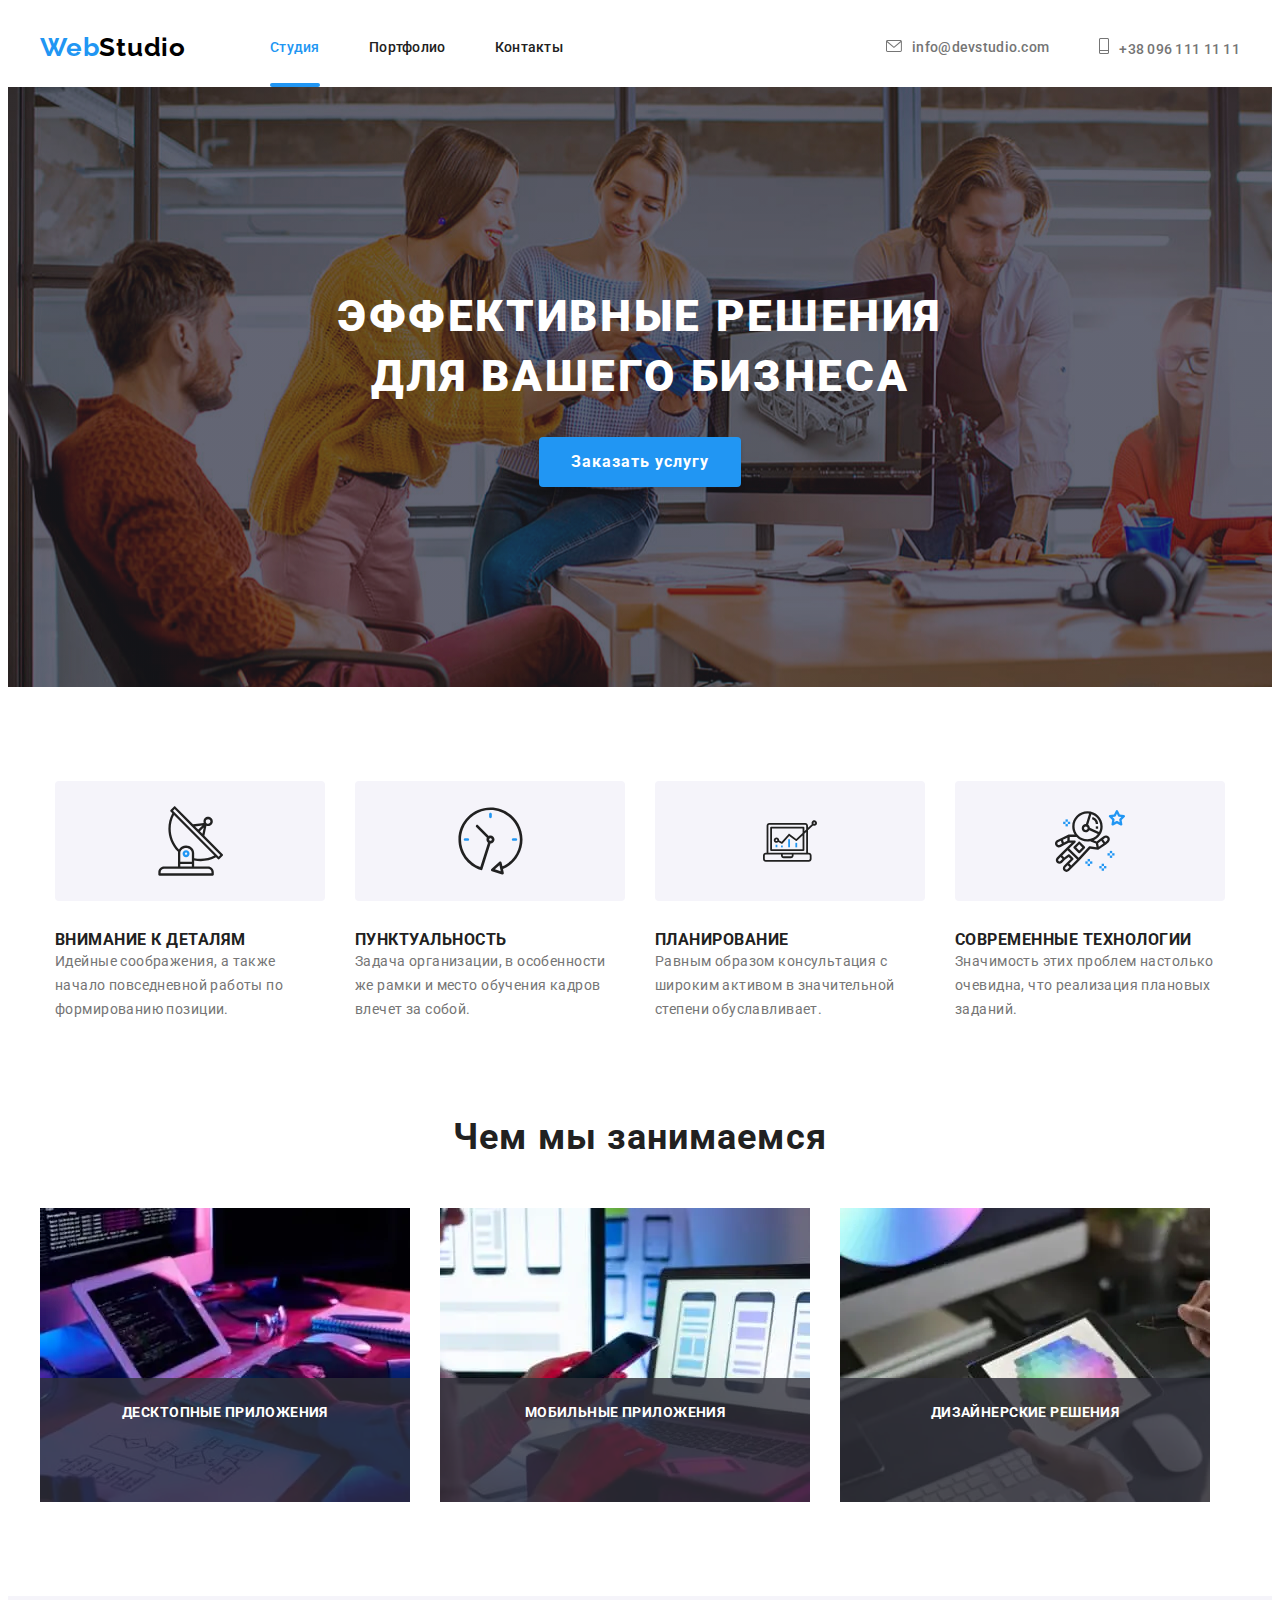
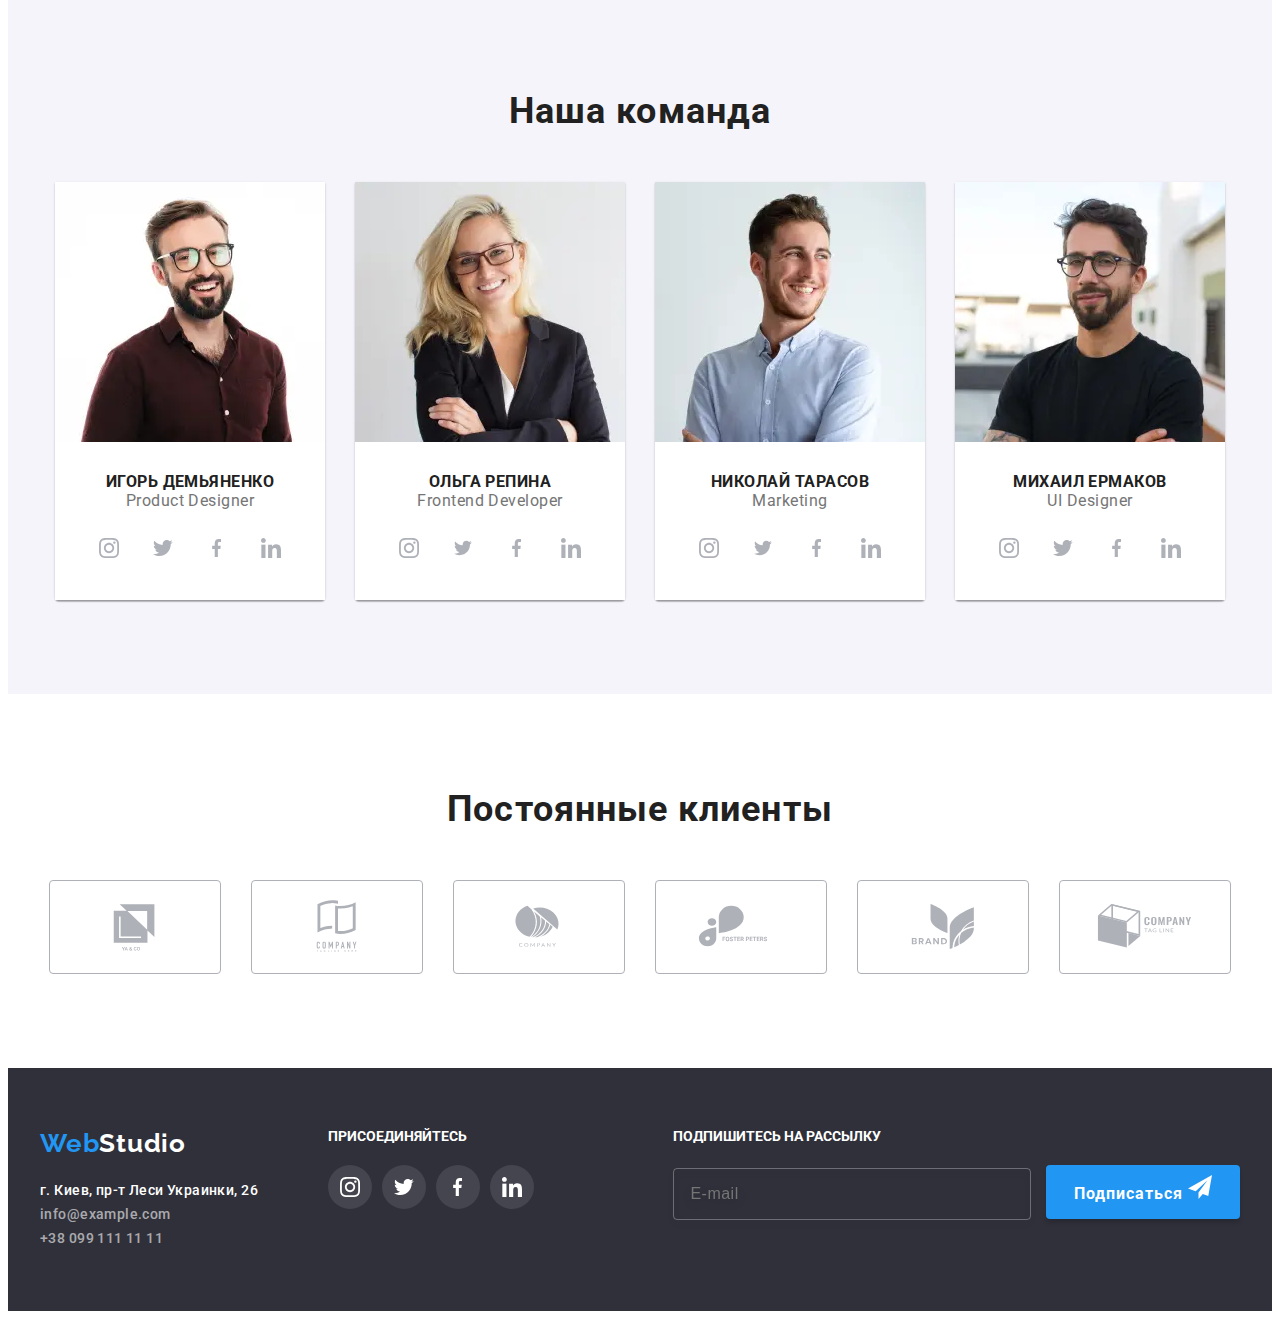
<file: index.html>
<!DOCTYPE html>
<html lang="ru">
 <head>
        <meta charset="UTF-8">
        <meta http-equiv="X-UA-Compatible" content="IE=edge">
        <meta name="viewport" content="width=device-width, initial-scale=1.0">
        <title>Document</title>
        <link rel="preconnect" href="https://fonts.gstatic.com">
        <link href="https://fonts.googleapis.com/css2?family=Raleway:wght@700&family=Roboto:wght@400;500;700;900&display=swap"
            rel="stylesheet">
        <link rel="stylesheet" href="https://cdnjs.cloudflare.com/ajax/libs/modern-normalize/1.0.0/modern-normalize.min.css"
            integrity="sha512-ISS7cAi1PEhQ8jnbJpJZMd29NlhNj4AWYyLOSp2CE/CsHxTCu+r+t0D2yoJudVrd0/8fTVPUVDzY5Tvli75u/g=="
            crossorigin="anonymous"/>
        <link rel="stylesheet" href="https://cdnjs.cloudflare.com/ajax/libs/animate.css/4.1.1/animate.min.css"/>
        <link href="./css/main.min.css" rel="stylesheet" type="text/css">
    </head>

    <body>
        <header class="header">
            <div class="container header__container">
                <nav class="navigation"> 
                    <a href="index.html" lang="en" class="link logo">Web<span class="logo_black">Studio</span></a>
                    <ul class="list navigation__list">
                        <li  class="navigation__item "><a class="navigation__link link  navigation__list--current" href="./index.html">Студия</a></li>
                        <li  class="navigation__item "><a class="navigation__link link" href="./portfolio.html">Портфолио</a></li>
                        <li  class="navigation__item "><a class="navigation__link link" href="">Контакты</a></li>
                    </ul>
                </nav>
                <button type="button" class="header__menu-btn" data-menu-button>
                    <svg class="header__mobile-menu-icon">
                        <use href="./images/sprite.svg#burger-icon"></use>
                    </svg>

                </button>


                <ul class="contact__list">
                    <li  class="navigation__item">
                        <a class="link " href="mailto:info@devstudio.com">
                            <svg class="contact__list-icon mail">
                                <use href="./images/sprite.svg#icon-mail"></use>
                            </svg>info@devstudio.com
                        </a>
                    </li>
                    <li  class="navigation__item">
                        <a class="link" href="tel:+380961111111">
                            <svg class="contact__list-icon tel">
                                <use href="./images/sprite.svg#icon-tel"></use>
                            </svg>+38 096 111 11 11</a>
                    </li>
                </ul>
            </div>
        <div class="mobile-menu" data-menu>
            <div class="mobile-menu__container">
                <button class="mobile-menu__close-btn" data-menu-close>
                    <svg class="mobile-menu__close-btn-icon" width=18px height=18px>
                    <use href="./images/sprite.svg#icon-vectorclose"></use>
                </svg>
                </button>
                <ul class="list mobile-menu__list">
                    <li  class="mobile-menu__item "><a class="mobile-menu__link link current" href="./index.html">Студия</a></li>
                    <li  class="mobile-menu__item "><a class="mobile-menu__link link" href="./portfolio.html">Портфолио</a></li>
                    <li  class="mobile-menu__item "><a class="mobile-menu__link link" href="">Контакты</a></li>
                </ul>
                <div class="mobile-menu__contact">
                <ul class="mobile-menu__contact__list list">
                   
                    <li  class="mobile-menu__item ">
                        <a class="link mobile-menu__contact__current" href="tel:+380961111111">
                            +38 096 111 11 11</a>
                    </li>

                    <li  class="mobile-menu____item">
                        <a class="link" href="mailto:info@devstudio.com">
                            info@devstudio.com
                        </a>
                    </li>
                </ul>

                <ul class="list mobile-menu__social-list">
                    <li  class="mobile-menu__social-item "><a class="mobile-menu__social-link link " href="">Instagram</a></li>
                    <li  class="mobile-menu__social-item "><a class="mobile-menu__social-link link" href="">Twitter</a></li>
                    <li  class="mobile-menu__social-item "><a class="mobile-menu__social-link link" href="">Facebook</a></li>
                    <li  class="mobile-menu__social-item "><a class="mobile-menu__social-link link" href="">LinkedIn</a></li>
                </ul>
            </div>
            </div>

        </div>
        </header>

            
        <main >
            <!--order-service-->
            <section class="hero">
                    <h1 class="hero__header">Эффективные решения для вашего бизнеса</h1>
                    <button type="button" class="modal__but hero__btn" data-modal-open>Заказать услугу</button>
            </section>

            <!--specifics-->
           <section class="specifics">
                <div class="container">
                    <ul class="list specifics__list">
                        <li class=" specifics__item">
                            <div class="specifics__item-icon">
                                <svg class="specifics__icon" width="65" height="70">
                                    <use href="./images/sprite.svg#icon-antena"></use>
                                </svg>
                            </div>
                            <h3 class="specifics__header">Внимание к деталям</h3>
                            <p class="text">Идейные соображения, а также начало повседневной
                                работы по формированию позиции.
                            </p>
                        </li>
                        <li class=" specifics__item"> 
                            <div class="specifics__item-icon">
                                <svg class="specifics__icon" width="67" height="70">
                                    <use href="./images/sprite.svg#icon-clock"></use>
                                </svg>
                            </div>
                            <h3 class="specifics__header">Пунктуальность</h3>
                            <p class="text">
                                Задача организации, в особенности же рамки и место 
                                обучения кадров влечет за собой.
                            </p>
                        </li>
                        <li class=" specifics__item">
                            <div class="specifics__item-icon">
                                <svg class="specifics__icon" width="70" height="54">
                                    <use href="./images/sprite.svg#icon-diagram"></use>
                                </svg>
                            </div>
                            <h3 class="specifics__header">Планирование</h3>
                            <p class="text">
                                Равным образом консультация с широким активом в 
                                значительной степени обуславливает.
                            </p>
                        </li>
                        <li class=" specifics__item">
                            <div class="specifics__item-icon">
                                <svg class="specifics__icon" width="70" height="70">
                                    <use href="./images/sprite.svg#icon-astronaut"></use>
                                </svg>
                            </div>
                            <h3 class="specifics__header">Современные технологии</h3>
                            <p class="text">
                                Значимость этих проблем настолько очевидна, что 
                                реализация плановых заданий.
                            </p>
                        </li>
                    </ul>
                </div>
            </section>
            <!--services-->
  
            <section class="services">
                <div class="container">
                    <h2 class="services__header">Чем мы занимаемся</h2>
                    <ul class="list services__list">
                        <li class=" services__item">
                        
                        <picture class="picture">
                            <source srcset="./images/box1.webp 1x, ./images/box1@2x.webp 2x" media="(min-width: 1200px)" type="image/webp">
                            <source srcset="./images/box1.jpg 1x, ./images/box1@2x.jpg 2x" media="(min-width: 1200px)">    
                            <img  src="#" alt="Проектування та написання коду" width="370" height="294">
                        </picture>
                        
                        <p class="services__text">Десктопные приложения</p>
                        </li>
                        <li class=" services__item">

                            <picture class="picture">
                                <source srcset="./images/box2.webp 1x, ./images/box2@2x.webp 2x" media="(min-width: 1200px)" type="image/webp">
                                <source srcset="./images/box2.jpg 1x, ./images/box2@2x.jpg 2x" media="(min-width: 1200px)">    
                                <img  src="#" alt="Розробка мобільних додатків" width="370" height="294">
                            </picture>

                            <p class="services__text">Мобильные приложения</p>
                        </li>
                        <li class=" services__item">

                            <picture class="picture">
                                <source srcset="./images/box3.webp 1x, ./images/box3@2x.webp 2x" media="(min-width: 1200px)" type="image/webp">
                                <source srcset="./images/box3.jpg 1x, ./images/box3@2x.jpg 2x" media="(min-width: 1200px)">    
                                <img  src="#" alt="Розробка дизайну" width="370" height="294">
                            </picture>
                    
                            <p class="services__text">Дизайнерские решения</p>
                        </li>
                    </ul>  
                </div>
            </section>
            <!--our_team-->
            <section class="our-team">
                <div class="container">
                    <h2 class="our-team__header">Наша команда</h2>

                    <ul class="list our-team__list"> 
                        <li class="our-team__item">
                            <picture class="picture">

                                <source srcset="./images/team_card1.webp 1x, ./images/team_card1@2x.webp 2x" media="(min-width: 1200px)" type="image/webp">
                                <source srcset="./images/team_card1.jpg 1x, ./images/team_card1@2x.jpg 2x" media="(min-width: 1200px)">

                                <source srcset="./images/team_card1-tablet.webp 1x, ./images/team_card1-tablet@2x.webp 2x" media="(min-width: 768px)" type="image/webp">
                                <source srcset="./images/team_card1-tablet.jpg 1x, ./images/team_card1-tablet@2x.jpg 2x" media="(min-width: 768px)">

                                <source srcset="./images/team_card1-mob.webp 1x, ./images/team_card1-mob@2x.webp 2x" media="(min-width: 280px)" type="image/webp">
                                <source srcset="./images/team_card1-mob.jpg 1x, ./images/team_card1-mob@2x.jpg 2x" media="(min-width: 280px)">
                                
                            <img src="./images/team_card1.jpg"  alt="Фото Игоря Демьяненко" class="our-team__picture" >
                            </picture>
                        
                            <div class="our-team__text">
                                <h3 class="header-item">Игорь Демьяненко</h3>
                                <p lang="en" class="text">Product Designer</p>
                                <ul class="social-list list">
                                    <li class="social-list__item">
                                        <a class="social-list__link">
                                            <svg class="social-icon" width=20px height=20px>
                                                <use href="./images/sprite.svg#icon-instagram"></use>
                                            </svg>
                                        </a>
                                    </li>
                                    <li class="social-list__item">
                                        <a class="social-list__link">
                                            <svg class="social-icon" width=20px height=16,25px>
                                                <use href="./images/sprite.svg#icon-twiter"></use>
                                            </svg>
                                        </a>
                                    </li>
                                    <li class="social-list__item">
                                       <a class="social-list__link"> 
                                           <svg class="social-icon" width=10px height=20px>
                                                <use href="./images/sprite.svg#icon-fb"></use>
                                            </svg>
                                        </a>
                                    </li>
                                    <li class="social-list__item">
                                        <a class="social-list__link">
                                            <svg class="social-icon" width=20px height=20px>
                                                <use href="./images/sprite.svg#icon-linkedin"></use>
                                            </svg>
                                        </a>
                                    </li>
                                </ul>
                            </div>
                        </li>
                    
                        <li class=" our-team__item">
                            <picture class="picture">

                                <source srcset="./images/team_card2.webp 1x, ./images/team_card2@2x.webp 2x" media="(min-width: 1200px)" type="image/webp">
                                <source srcset="./images/team_card2.jpg 1x, ./images/team_card2@2x.jpg 2x" media="(min-width: 1200px)">

                                <source srcset="./images/team_card2-tablet.webp 1x, ./images/team_card2-tablet@2x.webp 2x" media="(min-width: 768px)" type="image/webp">
                                <source srcset="./images/team_card2-tablet.jpg 1x, ./images/team_card2-tablet@2x.jpg 2x" media="(min-width: 768px)">

                                <source srcset="./images/team_card2-mob.webp 1x, ./images/team_card2-mob@2x.webp 2x" media="(min-width: 280px)" type="image/webp">
                                <source srcset="./images/team_card2-mob.jpg 1x, ./images/team_card2-mob@2x.jpg 2x" media="(min-width: 280px)">
                                
                            <img src="./images/team_card2.jpg"  alt="Фото Ольги Репина" class="our-team__picture">
                            </picture>

                            <div class="our-team__text">
                                <h3 class="header-item">Ольга Репина</h3>
                                <p lang="en" class="text">Frontend Developer</p>
                                <ul class="social-list list">
                                    <li class="social-list__item">
                                        <a class="social-list__link">
                                            <svg class="social-icon" width=20px height=20px>
                                                <use href="./images/sprite.svg#icon-instagram"></use>
                                            </svg>
                                        </a>
                                    </li>
                                    <li class="social-list__item">
                                        <a class="social-list__link">
                                            <svg class="social-icon" width=20px height=16px>
                                                <use href="./images/sprite.svg#icon-twiter"></use>
                                            </svg>
                                        </a>
                                    </li>
                                    <li class="social-list__item">
                                       <a class="social-list__link"> 
                                           <svg class="social-icon" width=10px height=20px>
                                                <use href="./images/sprite.svg#icon-fb"></use>
                                            </svg>
                                        </a>
                                    </li>
                                    <li class="social-list__item">
                                        <a class="social-list__link">
                                            <svg class="social-icon" width=20px height=20px>
                                                <use href="./images/sprite.svg#icon-linkedin"></use>
                                            </svg>
                                        </a>
                                    </li>
                                </ul>
                            </div>
                        </li>
                        
                        <li class=" our-team__item">
                            <picture class="picture">

                                <source srcset="./images/team_card3.webp 1x, ./images/team_card3@2x.webp 2x" media="(min-width: 1200px)" type="image/webp">
                                <source srcset="./images/team_card3.jpg 1x, ./images/team_card3@2x.jpg 2x" media="(min-width: 1200px)">

                                <source srcset="./images/team_card3-tablet.webp 1x, ./images/team_card3-tablet@2x.webp 2x" media="(min-width: 768px)" type="image/webp">
                                <source srcset="./images/team_card3-tablet.jpg 1x, ./images/team_card3-tablet@2x.jpg 2x" media="(min-width: 768px)">

                                <source srcset="./images/team_card3-mob.webp 1x, ./images/team_card3-mob@2x.webp 2x" media="(min-width: 280px)" type="image/webp">
                                <source srcset="./images/team_card3-mob.jpg 1x, ./images/team_card3-mob@2x.jpg 2x" media="(min-width: 280px)">
                                
                            <img src="./images/team_card3.jpg" alt="Фото Николая Тарасова" class="our-team__picture">
                            </picture>
                            
                            <div class="our-team__text">
                                <h3 class="header-item">Николай Тарасов</h3>
                                <p lang="en" class="text">Marketing</p>
                                <ul class="social-list list">
                                    <li class="social-list__item">
                                        <a class="social-list__link">
                                            <svg class="social-icon" width=20px height=20px>
                                                <use href="./images/sprite.svg#icon-instagram"></use>
                                            </svg>
                                        </a>
                                    </li>
                                    <li class="social-list__item">
                                        <a class="social-list__link">
                                            <svg class="social-icon" width=20px height=16px>
                                                <use href="./images/sprite.svg#icon-twiter"></use>
                                            </svg>
                                        </a>
                                    </li>
                                    <li class="social-list__item">
                                       <a class="social-list__link"> 
                                           <svg class="social-icon" width=10px height=20px>
                                                <use href="./images/sprite.svg#icon-fb"></use>
                                            </svg>
                                        </a>
                                    </li>
                                    <li class="social-list__item">
                                        <a class="social-list__link">
                                            <svg class="social-icon" width=20px height=20px>
                                                <use href="./images/sprite.svg#icon-linkedin"></use>
                                            </svg>
                                        </a>
                                    </li>
                                </ul>
                            </div>
                        </li>
                        
                
                        <li class="our-team__item">
                            <picture class="picture">

                                <source srcset="./images/team_card4.webp 1x, ./images/team_card4@2x.webp 2x" media="(min-width: 1200px)" type="image/webp">
                                <source srcset="./images/team_card4.jpg 1x, ./images/team_card4@2x.jpg 2x" media="(min-width: 1200px)">

                                <source srcset="./images/team_card4-tablet.webp 1x, ./images/team_card4-tablet@2x.webp 2x" media="(min-width: 768px)" type="image/webp">
                                <source srcset="./images/team_card4-tablet.jpg 1x, ./images/team_card4-tablet@2x.jpg 2x" media="(min-width: 768px)">

                                <source srcset="./images/team_card4-mob.webp 1x, ./images/team_card4-mob@2x.webp 2x" media="(min-width: 280px)" type="image/webp">
                                <source srcset="./images/team_card4-mob.jpg 1x, ./images/team_card4-mob@2x.jpg 2x" media="(min-width: 280px)">
                                
                            <img src="./images/team_card4-mob.jpg" alt="Фото Михаила Ермакова" class="our-team__picture">
                            </picture>
                            <div class="our-team__text">
                                <h3 class="header-item">Михаил Ермаков</h3>
                                <p lang="en" class="text">UI Designer</p>
                                <ul class="social-list list">
                                    <li class="social-list__item">
                                        <a class="social-list__link">
                                            <svg class="social-icon" width=20px height=20px>
                                                <use href="./images/sprite.svg#icon-instagram"></use>
                                            </svg>
                                        </a>
                                    </li>
                                    <li class="social-list__item">
                                        <a class="social-list__link">
                                            <svg class="social-icon" width=20px height=16,25px>
                                                <use href="./images/sprite.svg#icon-twiter"></use>
                                            </svg>
                                        </a>
                                    </li>
                                    <li class="social-list__item">
                                       <a class="social-list__link"> 
                                           <svg class="social-icon" width=10px height=20px>
                                                <use href="./images/sprite.svg#icon-fb"></use>
                                            </svg>
                                        </a>
                                    </li>
                                    <li class="social-list__item">
                                        <a class="social-list__link">
                                            <svg class="social-icon" width=20px height=20px>
                                                <use href="./images/sprite.svg#icon-linkedin"></use>
                                            </svg>
                                        </a>
                                    </li>
                                </ul>
                            </div>
                        </li>  
                    </ul>
                </div>
            </section >
    
    
            <!--clients-->
           <section class="clients">
                <div class="container">
                    <h2 class="clients__header">Постоянные клиенты</h2>
                    <ul class="clients-list list">
                        <li class="clients__item">
                            <a href="" class="clients__link">
                                    <svg class="clients__icon" width=106px height=60px>
                                        <use href="./images/sprite.svg#icon-logo1"></use>
                                    </svg>
                            </a>  
                        </li>
                        <li class="clients__item">
                            <a href="" class="clients__link">
                                    <svg class="clients__icon" width=106px height=60px>
                                        <use href="./images/sprite.svg#icon-logo2"></use>
                                    </svg>
                            </a>  
                        </li>
                        <li class="clients__item">
                            <a href="" class="clients__link">
                                    <svg class="clients__icon" width=106px height=60px>
                                        <use href="./images/sprite.svg#icon-logo3"></use>
                                    </svg>
                            </a>  
                        </li>
                        <li class="clients__item">
                            <a href="" class="clients__link">
                                    <svg class="clients__icon" width=106px height=60px>
                                        <use href="./images/sprite.svg#icon-logo4"></use>
                                    </svg>
                            </a>  
                        </li>
                        <li class="clients__item">
                            <a href="" class="clients__link">
                                    <svg class="clients__icon" width=106px height=60px>
                                        <use href="./images/sprite.svg#icon-logo5"></use>
                                    </svg>
                            </a>  
                        </li>
                        <li class="clients__item">
                            <a  href="" class="clients__link">
                                    <svg class="clients__icon" width=106px height=60px>
                                        <use href="./images/sprite.svg#icon-logo6"></use>
                                    </svg>
                            </a>  
                        </li>
                    </ul>
                </div>
            </section>
        </main>

        <footer class="footer">
            <div class="container">
                <div class="column_tablet">
                    <div class="footer-contact">
                    <a href="index.html" lang="en" class="logo link">Web<span class="logo_white">Studio</span></a>
                    <address class="footer-contact__address">
                        <ul class="list footer-contact__list">
                            <li class="footer-contact__item"><a class="link address" href="https://goo.gl/maps/nZ239Puz3LvybMncA" target="_blank" rel="noopener noreferrer">г. Киев, пр-т Леси Украинки, 26</a></li>
                            <li class="footer-contact__item"><a class="link" href="mailto:info@example.com">info@example.com</a></li>
                            <li class="footer-contact__item"><a class="link" href="tel:+380991111111">+38 099 111 11 11</a></li>
                        </ul>
                    </address>
                    </div>   
                    <div class="footer-social">
                    <h1 class="footer__header">присоединяйтесь</h1>
                    <ul class="footer-social__list list">
                        <li class="footer-social__item">
                            <a href="" class="footer-social__link">
                                <svg class="footer-social__icon" width=20px height=20px>
                                    <use href="./images/sprite.svg#icon-instagram"></use>
                                </svg>
                            </a>
                        </li>
                        <li class="footer-social__item">
                            <a href="" class="footer-social__link">
                                <svg class="footer-social__icon" width=20px height=16,25px>
                                    <use href="./images/sprite.svg#icon-twiter"></use>
                                </svg>
                            </a>
                        </li>
                        <li class="footer-social__item">
                        <a href="" class="footer-social__link"> 
                            <svg class="footer-social__icon" width=10px height=20px>
                                    <use href="./images/sprite.svg#icon-fb"></use>
                                </svg>
                            </a>
                        </li>
                        <li class="footer-social__item">
                            <a href="" class="footer-social__link">
                                <svg class="footer-social__icon" width=20px height=20px>
                                    <use href="./images/sprite.svg#icon-linkedin"></use>
                                </svg>
                            </a>
                        </li>
                    </ul>
                    </div>
                </div>


                <div class="footer-form">
                    <h1 class="footer__header">Подпишитесь на рассылку</h1>
                    <form class="footer-form__form" method="POST">
                        <input name="user-email" type="email" class="footer-form__form-input" placeholder="E-mail" required >
                        <button type="submit" class="modal__but footer-form__form-btn">Подписаться
                            <svg class="footer-form__icon-send" width=24px height=24px>
                            <use href="./images/sprite.svg#footer-form__icon-send"></use>
                            </svg>
                        </button>
                    </form>
                </div>
            </div>
        </footer>

        <div class="backdrop is-hidden" data-modal>
            <div class="modal"> 
                <button class="modal__close-btn" data-modal-close>
                    <svg class="modal__close-btn-icon" width=11px height=11px>
                        <use href="./images/sprite.svg#icon-vectorclose"></use>
                    </svg>
                </button>
                <p class="modal__head">Оставьте свои данные, мы вам перезвоним</p>
                <form class="modal__form" method="POST">
                <label class="modal__form-field">
                    Имя
                    <input name="user-name" type="text" class="modal__form-input" minlength="2" required>
                    <svg class="modal__form-icon">
                        <use href="./images/sprite.svg#icon-user-name"></use>
                    </svg>
                </label>
                <label class="modal__form-field">
                    Телефон
                    <input name="user-phone" type="tel" class="modal__form-input" required pattern="[0-9]{3}-[0-9]{3}-[0-9]{2}-[0-9]{2}" title="096-111-11-11">
                    <svg class="modal__form-icon">
                        <use href="./images/sprite.svg#icon-user-phone"></use>
                    </svg>
                </label>
                <label class="modal__form-field">
                    Почта
                    <input name="user-email" type="email" class="modal__form-input" required >
                    <svg class="modal__form-icon">
                        <use href="./images/sprite.svg#icon-user-mail"></use>
                    </svg>
                </label>
                <label class="modal__form-field">
                    Комментарий
                    <textarea name="user-messege" class="modal__form-messege"  placeholder="Введите текст"></textarea>
                </label>
                <input name="user-policy" type="checkbox" class="modal__form-checkbox visually-hidden" id="checkbox-policy" required>
                <label class="modal__form-checkbox-policy" for=checkbox-policy> Соглашаюсь с рассылкой и принимаю 
                    <a href="" class="modal__form-checkbox-policy-link" target="_blank" rel="noopener noreferrer">Условия договора</a>
                </label>
                <button type="submit" class="modal__but form__but">Отправить</button>
            </form>
            </div>
        </div>

    <script src="./js/modal.js"></script>

<script src="./js/menu.js"></script>
    </body>

</html>
</file>
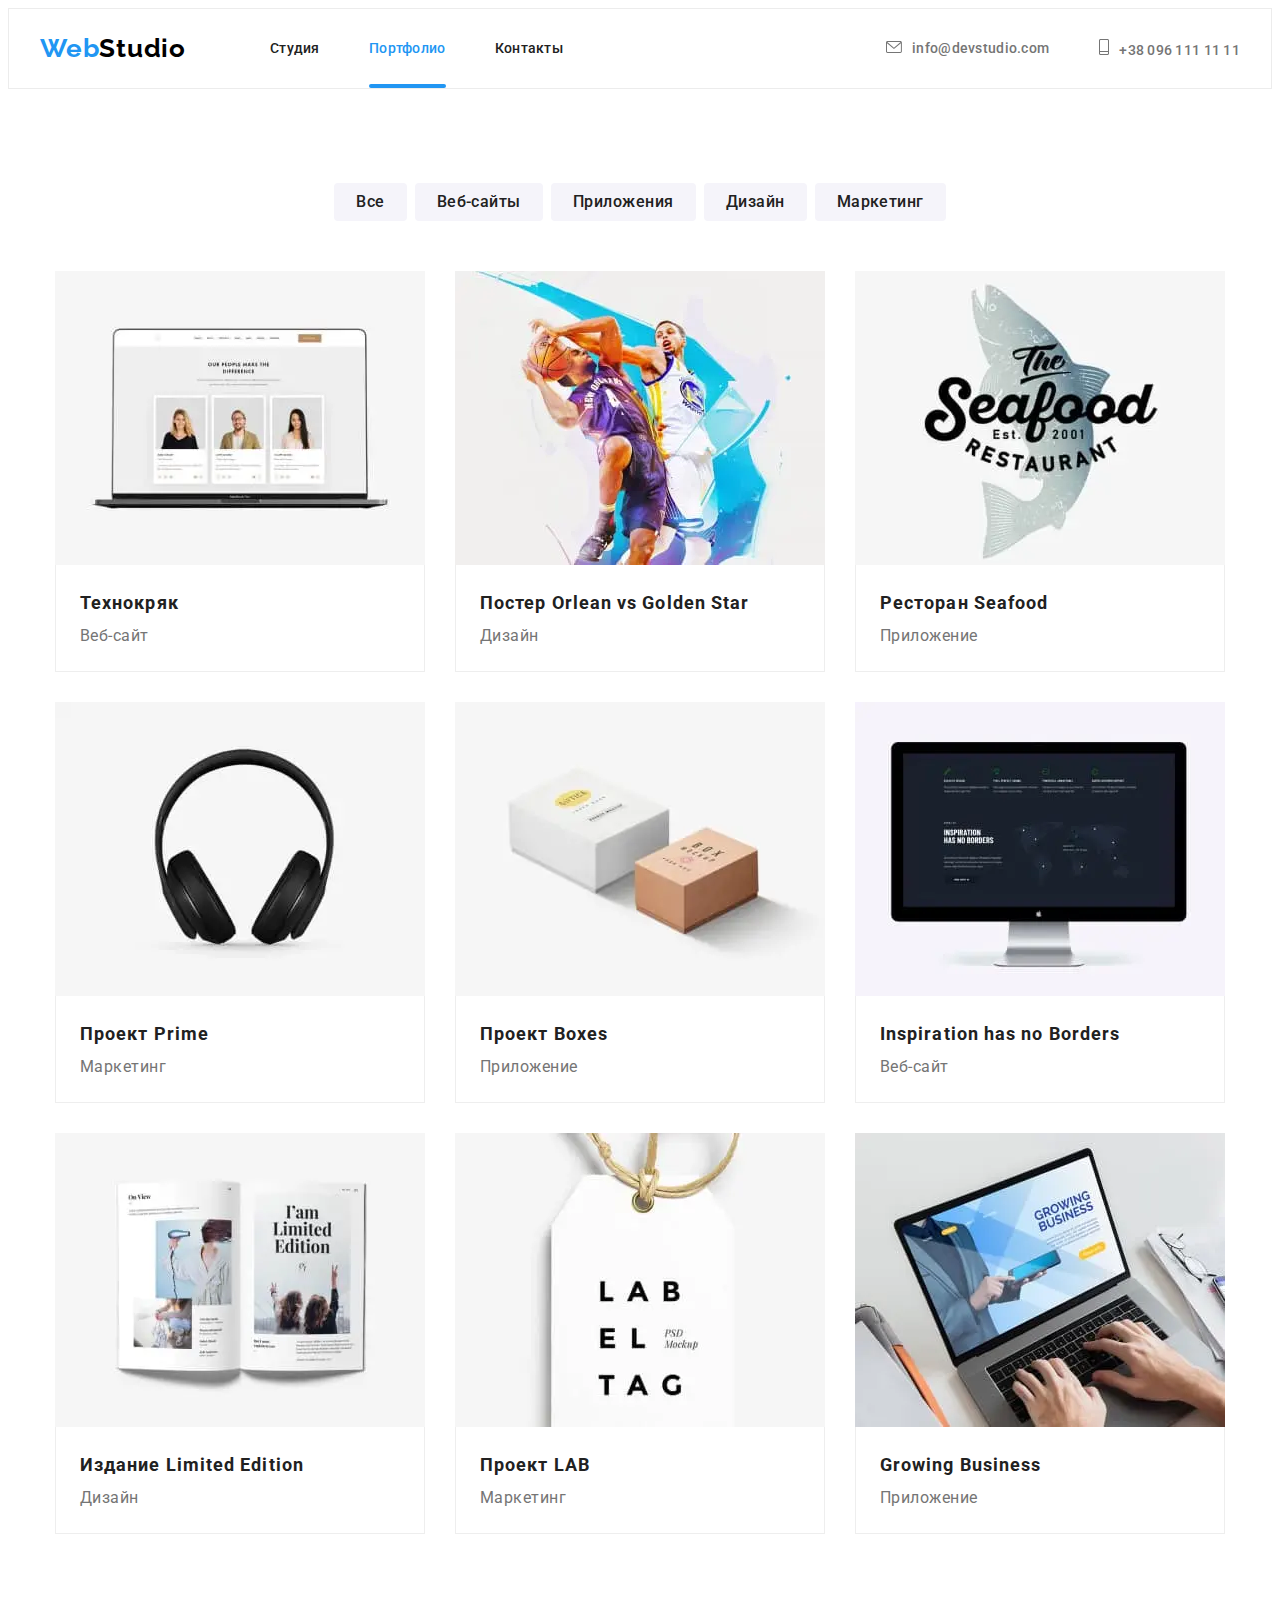
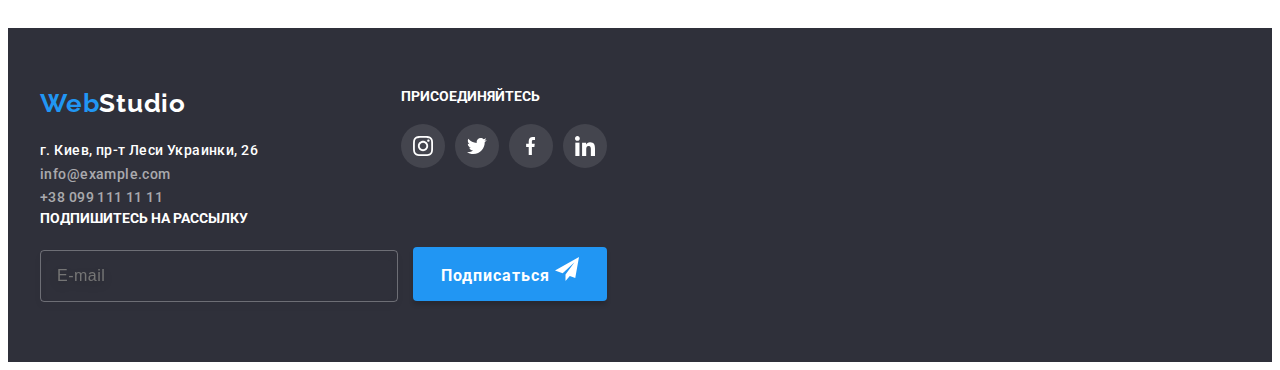
<file: portfolio.html>
<!DOCTYPE html>
<html lang="ru">

<head>
    <meta charset="UTF-8">
    <meta http-equiv="X-UA-Compatible" content="IE=edge">
    <meta name="viewport" content="width=device-width, initial-scale=1.0">
    <title>Document</title>
    <link href="./css/style.css" rel="stylesheet" type="text/css">
    <link rel="preconnect" href="https://fonts.gstatic.com">
    <link href="https://fonts.googleapis.com/css2?family=Raleway:wght@700&family=Roboto:wght@400;500;700;900&display=swap"
        rel="stylesheet">
    <link rel="stylesheet" href="https://cdnjs.cloudflare.com/ajax/libs/modern-normalize/1.0.0/modern-normalize.min.css"
            integrity="sha512-ISS7cAi1PEhQ8jnbJpJZMd29NlhNj4AWYyLOSp2CE/CsHxTCu+r+t0D2yoJudVrd0/8fTVPUVDzY5Tvli75u/g=="
            crossorigin="anonymous" />
    <link rel="stylesheet" href="https://cdnjs.cloudflare.com/ajax/libs/animate.css/4.1.1/animate.min.css"/>
    <link href="./css/main.min.css" rel="stylesheet" type="text/css">
</head>

    <body>
        <header class="header border-header">
            <div class="container header__container">
                <nav class="navigation"> 
                    <a href="index.html" lang="en" class="link logo">Web<span class="logo_black">Studio</span></a>
                    <ul class="list navigation__list">
                        <li  class="navigation__item "><a class="navigation__link link" href="./index.html">Студия</a></li>
                        <li  class="navigation__item "><a class="navigation__link link navigation__list--current" href="./portfolio.html">Портфолио</a></li>
                        <li  class="navigation__item "><a class="navigation__link link" href="">Контакты</a></li>
                    </ul>
                </nav>
                <button type="button" class="header__menu-btn" data-menu-button>
                    <svg class="header__mobile-menu-icon">
                        <use href="./images/sprite.svg#burger-icon"></use>
                    </svg>

                </button>


                <ul class="contact__list">
                    <li  class="navigation__item">
                        <a class="link " href="mailto:info@devstudio.com">
                            <svg class="contact__list-icon mail">
                                <use href="./images/sprite.svg#icon-mail"></use>
                            </svg>info@devstudio.com
                        </a>
                    </li>
                    <li  class="navigation__item">
                        <a class="link" href="tel:+380961111111">
                            <svg class="contact__list-icon tel">
                                <use href="./images/sprite.svg#icon-tel"></use>
                            </svg>+38 096 111 11 11</a>
                    </li>
                </ul>
            </div>
        <div class="mobile-menu" data-menu>
            <div class="mobile-menu__container">
                <button class="mobile-menu__close-btn" data-menu-close>
                    <svg class="mobile-menu__close-btn-icon" width=18px height=18px>
                    <use href="./images/sprite.svg#icon-vectorclose"></use>
                </svg>
                </button>
                <ul class="list mobile-menu__list">
                    <li  class="mobile-menu__item "><a class="mobile-menu__link link " href="./index.html">Студия</a></li>
                    <li  class="mobile-menu__item "><a class="mobile-menu__link link current" href="./portfolio.html">Портфолио</a></li>
                    <li  class="mobile-menu__item "><a class="mobile-menu__link link" href="">Контакты</a></li>
                </ul>
                <div class="mobile-menu__contact">
                <ul class="mobile-menu__contact__list list">
                   
                    <li  class="mobile-menu__item ">
                        <a class="link mobile-menu__contact__current" href="tel:+380961111111">
                            +38 096 111 11 11</a>
                    </li>

                    <li  class="mobile-menu____item">
                        <a class="link" href="mailto:info@devstudio.com">
                            info@devstudio.com
                        </a>
                    </li>
                </ul>

                <ul class="list mobile-menu__social-list">
                    <li  class="mobile-menu__social-item "><a class="mobile-menu__social-link link " href="">Instagram</a></li>
                    <li  class="mobile-menu__social-item "><a class="mobile-menu__social-link link" href="">Twitter</a></li>
                    <li  class="mobile-menu__social-item "><a class="mobile-menu__social-link link" href="">Facebook</a></li>
                    <li  class="mobile-menu__social-item "><a class="mobile-menu__social-link link" href="">LinkedIn</a></li>
                </ul>
            </div>
            </div>

        </div>
        </header>

        <main>
            <section class="main-section">
                <div class="container">
                    <h1 style="display: none;" class="main-section__header" >Портфолио</h1>

         
                     <!--buttons-->
                     <ul class="list buttons__list">
                        <li class="buttons__item"><button class="buttons__btn" type="button"> Все </button></li>
                        <li class="buttons__item"><button class="buttons__btn" type="button"> Веб-сайты </button></li>
                        <li class="buttons__item"><button class="buttons__btn" type="button"> Приложения </button></li>
                        <li class="buttons__item"><button class="buttons__btn" type="button"> Дизайн </button></li>
                        <li class="buttons__item"><button class="buttons__btn" type="button"> Маркетинг</button></li>
                        
                    </ul>
                 
                    <!-- portfolio -->
                   <ul class="list potrtfolio__list">
                        <li class=" potrtfolio__item">
                            <a href="" class="potrtfolio__link link">
                                <div class="potrtfolio__list-img">
                                    <picture class="picture">

                                        <source srcset="./images/imgproject-1.webp 1x, ./images/imgproject-1@2x.webp 2x" media="(min-width: 1200px)" type="image/webp">
                                        <source srcset="./images/imgproject-1.jpg 1x, ./images/imgproject-1@2x.jpg 2x" media="(min-width: 1200px)">
        
                                        <source srcset="./images/imgproject-1tablet.webp 1x, ./images/imgproject-1tablet@2x.webp 2x" media="(min-width: 768px)" type="image/webp">
                                        <source srcset="./images/imgproject-1tablet.jpg 1x, ./images/imgproject-1tablet@2x.jpg 2x" media="(min-width: 768px)">
        
                                        <source srcset="./images/imgproject-1mob.webp 1x, ./images/imgproject-1mob@2x.webp 2x" media="(min-width: 280px)" type="image/webp">
                                        <source srcset="./images/imgproject-1mob.jpg 1x, ./images/imgproject-1mob@2x.jpg 2x" media="(min-width: 280px)">
                                        
                                        <img src="./images/imgproject-1mob.jpg" alt="Відкритий веб-сайт" class="potrtfolio__picture">
                                    </picture>

                                <p class="overlay">Технокряк это современная площадка распространения коронавируса. 
                                    Компании используют эту платформу для цифрового шпионажа
                                    и атак на защищённые сервера конкурентов.</p>
                                </div>
                                <div class="potrtfolio__item-text">
                                    <h3 class="header-item">Технокряк</h3>
                                    <p class="text">Веб-сайт</p>
                                </div>
                            </a>
                        </li>

                        <li class=" potrtfolio__item">
                            <a href="" class="potrtfolio__link link">
                                <div class="potrtfolio__list-img">

                                    <picture class="picture">

                                        <source srcset="./images/imgproject-2.webp 1x, ./images/imgproject-2@2x.webp 2x" media="(min-width: 1200px)" type="image/webp">
                                        <source srcset="./images/imgproject-2.jpg 1x, ./images/imgproject-2@2x.jpg 2x" media="(min-width: 1200px)">
        
                                        <source srcset="./images/imgproject-2tablet.webp 1x, ./images/imgproject-2tablet@2x.webp 2x" media="(min-width: 768px)" type="image/webp">
                                        <source srcset="./images/imgproject-2tablet.jpg 1x, ./images/imgproject-2tablet@2x.jpg 2x" media="(min-width: 768px)">
        
                                        <source srcset="./images/imgproject-2mob.webp 1x, ./images/imgproject-2mob@2x.webp 2x" media="(min-width: 280px)" type="image/webp">
                                        <source srcset="./images/imgproject-2mob.jpg 1x, ./images/imgproject-2mob@2x.jpg 2x" media="(min-width: 280px)">
                                        
                                        <img src="./images/imgproject-2mob.jpg" alt="Постер з баскетболістами" class="potrtfolio__picture">
                                    </picture>

                                <p class="overlay"></p>
                                </div>
                                <div class="potrtfolio__item-text">
                                <h3 class="header-item">Постер <span lang="en">Orlean vs Golden Star</span></h3>
                                <p class="text">Дизайн</p>
                                </div>
                             </a>
                        </li>
                        <li class=" potrtfolio__item">
                            <a href="" class="potrtfolio__link link">
                                <div class="potrtfolio__list-img">

                                    <picture class="picture">

                                        <source srcset="./images/imgproject-3.webp 1x, ./images/imgproject-3@2x.webp 2x" media="(min-width: 1200px)" type="image/webp">
                                        <source srcset="./images/imgproject-3.jpg 1x, ./images/imgproject-3@2x.jpg 2x" media="(min-width: 1200px)">
        
                                        <source srcset="./images/imgproject-3tablet.webp 1x, ./images/imgproject-3tablet@2x.webp 2x" media="(min-width: 768px)" type="image/webp">
                                        <source srcset="./images/imgproject-3tablet.jpg 1x, ./images/imgproject-3tablet@2x.jpg 2x" media="(min-width: 768px)">
        
                                        <source srcset="./images/imgproject-3mob.webp 1x, ./images/imgproject-3mob@2x.webp 2x" media="(min-width: 280px)" type="image/webp">
                                        <source srcset="./images/imgproject-3mob.jpg 1x, ./images/imgproject-3mob@2x.jpg 2x" media="(min-width: 280px)">
                                        
                                        <img src="./images/imgproject-3mob.jpg" alt="Логотип ресторану" class="potrtfolio__picture">
                                    </picture>

                                <p class="overlay"></p>
                                </div>
                                <div class="potrtfolio__item-text">
                                <h3 class="header-item">Ресторан <span lang="en">Seafood</span></h3>
                                <p class="text">Приложение</p>
                                </div>
                            </a>
                        </li>
                        <li class=" potrtfolio__item">
                            <a href="" class="potrtfolio__link link">
                                <div class="potrtfolio__list-img">

                                    <picture class="picture">

                                        <source srcset="./images/imgproject-4.webp 1x, ./images/imgproject-4@2x.webp 2x" media="(min-width: 1200px)" type="image/webp">
                                        <source srcset="./images/imgproject-4.jpg 1x, ./images/imgproject-4@2x.jpg 2x" media="(min-width: 1200px)">
        
                                        <source srcset="./images/imgproject-4tablet.webp 1x, ./images/imgproject-4tablet@2x.webp 2x" media="(min-width: 768px)" type="image/webp">
                                        <source srcset="./images/imgproject-4tablet.jpg 1x, ./images/imgproject-4tablet@2x.jpg 2x" media="(min-width: 768px)">
        
                                        <source srcset="./images/imgproject-4mob.webp 1x, ./images/imgproject-4mob@2x.webp 2x" media="(min-width: 280px)" type="image/webp">
                                        <source srcset="./images/imgproject-4mob.jpg 1x, ./images/imgproject-4mob@2x.jpg 2x" media="(min-width: 280px)">
                                        
                                        <img src="./images/imgproject-4mob.jpg" alt="Навушники" class="potrtfolio__picture">
                                    </picture>

                                <p class="overlay"></p>
                                </div>
                                <div class="potrtfolio__item-text">
                                <h3 class="header-item">Проект <span lang="en">Prime</span></h3>
                                <p class="text">Маркетинг</p>
                                </div>
                            </a>
                        </li>
                        <li class=" potrtfolio__item">
                            <a href="" class="potrtfolio__link link">
                                <div class="potrtfolio__list-img">

                                    <picture class="picture">

                                        <source srcset="./images/imgproject-5.webp 1x, ./images/imgproject-5@2x.webp 2x" media="(min-width: 1200px)" type="image/webp">
                                        <source srcset="./images/imgproject-5.jpg 1x, ./images/imgproject-5@2x.jpg 2x" media="(min-width: 1200px)">
        
                                        <source srcset="./images/imgproject-5tablet.webp 1x, ./images/imgproject-5tablet@2x.webp 2x" media="(min-width: 768px)" type="image/webp">
                                        <source srcset="./images/imgproject-5tablet.jpg 1x, ./images/imgproject-5tablet@2x.jpg 2x" media="(min-width: 768px)">
        
                                        <source srcset="./images/imgproject-5mob.webp 1x, ./images/imgproject-5mob@2x.webp 2x" media="(min-width: 280px)" type="image/webp">
                                        <source srcset="./images/imgproject-5mob.jpg 1x, ./images/imgproject-5mob@2x.jpg 2x" media="(min-width: 280px)">
                                        
                                        <img src="./images/imgproject-5mob.jpg" alt="Паперові коробки" class="potrtfolio__picture">
                                    </picture>

                                <p class="overlay"></p>
                                </div>
                                <div class="potrtfolio__item-text">
                                <h3 class="header-item">Проект <span lang="en">Boxes</span></h3>
                                <p class="text">Приложение</p>
                                </div>
                            </a>
                        </li>
                        <li class=" potrtfolio__item">
                            <a href="" class="potrtfolio__link link">
                                <div class="potrtfolio__list-img">
                                    
                                    <picture class="picture">

                                        <source srcset="./images/imgproject-6.webp 1x, ./images/imgproject-6@2x.webp 2x" media="(min-width: 1200px)" type="image/webp">
                                        <source srcset="./images/imgproject-6.jpg 1x, ./images/imgproject-6@2x.jpg 2x" media="(min-width: 1200px)">
        
                                        <source srcset="./images/imgproject-6tablet.webp 1x, ./images/imgproject-6tablet@2x.webp 2x" media="(min-width: 768px)" type="image/webp">
                                        <source srcset="./images/imgproject-6tablet.jpg 1x, ./images/imgproject-6tablet@2x.jpg 2x" media="(min-width: 768px)">
        
                                        <source srcset="./images/imgproject-6mob.webp 1x, ./images/imgproject-6mob@2x.webp 2x" media="(min-width: 280px)" type="image/webp">
                                        <source srcset="./images/imgproject-6mob.jpg 1x, ./images/imgproject-6mob@2x.jpg 2x" media="(min-width: 280px)">
                                        
                                        <img src="./images/imgproject-6mob.jpg" alt="Монітор" class="potrtfolio__picture">
                                    </picture>
                                
                                <p class="overlay"></p>
                                </div>
                                <div class="potrtfolio__item-text">
                                <h3 class="header-item" lang="en">Inspiration has no Borders</h3>
                                <p class="text">Веб-сайт</p>
                                </div>
                            </a>
                        </li>
                        <li class=" potrtfolio__item">
                            <a href="" class="potrtfolio__link link">
                                <div class="potrtfolio__list-img">

                                    <picture class="picture">

                                        <source srcset="./images/imgproject-7.webp 1x, ./images/imgproject-7@2x.webp 2x" media="(min-width: 1200px)" type="image/webp">
                                        <source srcset="./images/imgproject-7.jpg 1x, ./images/imgproject-7@2x.jpg 2x" media="(min-width: 1200px)">
        
                                        <source srcset="./images/imgproject-7tablet.webp 1x, ./images/imgproject-7tablet@2x.webp 2x" media="(min-width: 768px)" type="image/webp">
                                        <source srcset="./images/imgproject-7tablet.jpg 1x, ./images/imgproject-7tablet@2x.jpg 2x" media="(min-width: 768px)">
        
                                        <source srcset="./images/imgproject-7mob.webp 1x, ./images/imgproject-7mob@2x.webp 2x" media="(min-width: 280px)" type="image/webp">
                                        <source srcset="./images/imgproject-7mob.jpg 1x, ./images/imgproject-7mob@2x.jpg 2x" media="(min-width: 280px)">
                                        
                                        <img src="./images/imgproject-7mob.jpg" alt="Журнал" class="potrtfolio__picture">
                                    </picture>

                                <p class="overlay"></p>
                                </div>
                                <div class="potrtfolio__item-text">
                                <h3 class="header-item">Издание <span lang="en">Limited Edition</span> </h3>
                                <p class="text">Дизайн</p>
                                </div>
                            </a>
                        </li>
                        <li class=" potrtfolio__item">
                            <a href="" class="potrtfolio__link link">
                                <div class="potrtfolio__list-img">

                                    <picture class="picture">

                                        <source srcset="./images/imgproject-8.webp 1x, ./images/imgproject-8@2x.webp 2x" media="(min-width: 1200px)" type="image/webp">
                                        <source srcset="./images/imgproject-8.jpg 1x, ./images/imgproject-8@2x.jpg 2x" media="(min-width: 1200px)">
        
                                        <source srcset="./images/imgproject-8tablet.webp 1x, ./images/imgproject-8tablet@2x.webp 2x" media="(min-width: 768px)" type="image/webp">
                                        <source srcset="./images/imgproject-8tablet.jpg 1x, ./images/imgproject-8tablet@2x.jpg 2x" media="(min-width: 768px)">
        
                                        <source srcset="./images/imgproject-8mob.webp 1x, ./images/imgproject-8mob@2x.webp 2x" media="(min-width: 280px)" type="image/webp">
                                        <source srcset="./images/imgproject-8mob.jpg 1x, ./images/imgproject-8mob@2x.jpg 2x" media="(min-width: 280px)">
                                        
                                        <img src="./images/imgproject-8mob.jpg" alt="Логотип" class="potrtfolio__picture">
                                    </picture>

                                <p class="overlay"></p>
                                </div>
                                <div class="potrtfolio__item-text">
                                <h3 class="header-item">Проект <span lang="en">LAB</span></h3>
                                <p class="text">Маркетинг</p>
                                </div>
                            </a>
                        </li>
                        <li class=" potrtfolio__item">
                            <a href="" class="potrtfolio__link link">
                                <div class="potrtfolio__list-img">

                                    <picture class="picture">

                                        <source srcset="./images/imgproject-9.webp 1x, ./images/imgproject-9@2x.webp 2x" media="(min-width: 1200px)" type="image/webp">
                                        <source srcset="./images/imgproject-9.jpg 1x, ./images/imgproject-9@2x.jpg 2x" media="(min-width: 1200px)">
        
                                        <source srcset="./images/imgproject-9tablet.webp 1x, ./images/imgproject-9tablet@2x.webp 2x" media="(min-width: 768px)" type="image/webp">
                                        <source srcset="./images/imgproject-9tablet.jpg 1x, ./images/imgproject-9tablet@2x.jpg 2x" media="(min-width: 768px)">
        
                                        <source srcset="./images/imgproject-9mob.webp 1x, ./images/imgproject-9mob@2x.webp 2x" media="(min-width: 280px)" type="image/webp">
                                        <source srcset="./images/imgproject-9mob.jpg 1x, ./images/imgproject-9mob@2x.jpg 2x" media="(min-width: 280px)">
                                        
                                        <img src="./images/imgproject-9mob.jpg" alt="Розробка додатку" class="potrtfolio__picture">
                                    </picture>

                                <p class="overlay"></p>
                                </div>
                                <div class="potrtfolio__item-text">
                                <h3 class="header-item" lang="en">Growing Business</h3>
                                <p class="text">Приложение</p>
                                </div>
                            </a>
                        </li>
                    </ul>
                </div>
            </section>
        </main>

        <footer class="footer">
            <div class="container">
                <div class="column">
                    <div class="column_tablet">
                    <div class="footer-contact">
                    <a href="index.html" lang="en" class="logo link">Web<span class="logo_white">Studio</span></a>
                    <address class="footer-contact__address">
                        <ul class="list footer-contact__list">
                            <li class="footer-contact__item"><a class="link address" href="https://goo.gl/maps/nZ239Puz3LvybMncA" target="_blank" rel="noopener noreferrer">г. Киев, пр-т Леси Украинки, 26</a></li>
                            <li class="footer-contact__item"><a class="link" href="mailto:info@example.com">info@example.com</a></li>
                            <li class="footer-contact__item"><a class="link" href="tel:+380991111111">+38 099 111 11 11</a></li>
                        </ul>
                    </address>
                    </div>   
                    <div class="footer-social">
                    <h1 class="footer__header">присоединяйтесь</h1>
                    <ul class="footer-social__list list">
                        <li class="footer-social__item">
                            <a href="" class="footer-social__link">
                                <svg class="footer-social__icon" width=20px height=20px>
                                    <use href="./images/sprite.svg#icon-instagram"></use>
                                </svg>
                            </a>
                        </li>
                        <li class="footer-social__item">
                            <a href="" class="footer-social__link">
                                <svg class="footer-social__icon" width=20px height=16,25px>
                                    <use href="./images/sprite.svg#icon-twiter"></use>
                                </svg>
                            </a>
                        </li>
                        <li class="footer-social__item">
                        <a href="" class="footer-social__link"> 
                            <svg class="footer-social__icon" width=10px height=20px>
                                    <use href="./images/sprite.svg#icon-fb"></use>
                                </svg>
                            </a>
                        </li>
                        <li class="footer-social__item">
                            <a href="" class="footer-social__link">
                                <svg class="footer-social__icon" width=20px height=20px>
                                    <use href="./images/sprite.svg#icon-linkedin"></use>
                                </svg>
                            </a>
                        </li>
                    </ul>
                    </div>
                </div>


                    <div class="footer-form">
                    <h1 class="footer__header">Подпишитесь на рассылку</h1>
                    <form class="footer-form__form" method="POST">
                        <input name="user-email" type="email" class="footer-form__form-input" placeholder="E-mail" required >
                        <button type="submit" class="modal__but footer-form__form-btn">Подписаться
                            <svg class="footer-form__icon-send" width=24px height=24px>
                            <use href="./images/sprite.svg#footer-form__icon-send"></use>
                            </svg>
                        </button>
                    </form>
                    </div>
                </div>
            </div>
        </footer>
        <script src="./js/menu.js"></script>
    </body>
        
</html>
</file>
<file: css/style.css>

</file>
<file: css/main.min.css>
:root{--accent-color: #2196f3;--text-grey-color: #757575;--text-white-color: #ffffff;--bgraund-grey-color: #2f303a;--clients-logo:#afb1b8}.visually-hidden{position:absolute !important;clip:rect(1px 1px 1px 1px);clip:rect(1px, 1px, 1px, 1px);padding:0 !important;border:0 !important;height:1px !important;width:1px !important;overflow:hidden}h1,h2,h3,h4,h5,h6,p{margin-top:0;margin-bottom:0}ul{margin-top:0;margin-bottom:0;padding-left:0}img{display:block}.link{text-decoration:none;transition-property:color;transition-duration:250ms;transition-timing-function:cubic-bezier(0.4, 0, 0.2, 1)}.list{list-style:none}body{font-family:'Roboto', 'Raleway', sans-serif;color:#212121;font-size:14px}body.modal-open{overflow:hidden}.main-section{padding-top:60px;padding-bottom:60px}@media screen and (min-width: 1200px){.main-section{padding-top:94px;padding-bottom:94px}}.container{width:100%;padding-left:15px;padding-right:15px;margin-left:auto;margin-right:auto}@media screen and (min-width: 768px){.container{width:768px}}@media screen and (min-width: 1200px){.container{width:1200px}}.backdrop{position:fixed;top:0;left:0;width:100%;height:100%;background-color:rgba(0,0,0,0.2);z-index:100;opacity:1;visibility:visible;pointer-events:auto;transition:opacity 250ms linear, visibility 250ms linear}.is-hidden{opacity:0;visibility:hidden;pointer-events:none}.modal__but{font-family:inherit;font-style:normal;border:none;background:var(--accent-color);box-shadow:0px 4px 4px rgba(0,0,0,0.15);border-radius:4px;cursor:pointer;color:var(--text-white-color);font-weight:bold;font-size:16px;line-height:1.87;text-align:center;letter-spacing:0.06em}.modal__form{display:flex;flex-direction:column}.modal__head{font-size:20px;font-weight:700;text-align:center;margin-bottom:12px;line-height:2;letter-spacing:0.03em}.modal__form-input{width:100%;height:40px;border:1px solid rgba(33,33,33,0.2);box-sizing:border-box;border-radius:4px;padding-left:42px;transition-property:border-color;transition-duration:250ms;transition-timing-function:cubic-bezier(0.4, 0, 0.2, 1);margin-top:4px}.modal__form-input:focus{border-color:var(--accent-color);outline:none}.modal__form-input:hover{cursor:pointer;outline:none}.modal__form-input:focus+.modal__form-icon{fill:var(--accent-color)}.modal__form-field{font-size:12px;line-height:1.16;letter-spacing:0.01em;color:#757575;position:relative;margin-bottom:10px}.modal__form-icon{position:absolute;width:12px;height:12px;top:50%;left:14px;transition-property:fill;transition-duration:250ms;transition-timing-function:cubic-bezier(0.4, 0, 0.2, 1)}.modal__form-messege{margin-top:4px;width:100%;height:120px;border:1px solid rgba(33,33,33,0.2);box-sizing:border-box;border-radius:4px;resize:none;padding:12px 16px;transition-property:border-color;transition-duration:250ms;transition-timing-function:cubic-bezier(0.4, 0, 0.2, 1)}.modal__form-messege:focus{border-color:var(--accent-color);outline:none}.modal__form-messege::placeholder{font-size:14px;color:rgba(117,117,117,0.5)}.modal__form-checkbox-policy{color:#757575;letter-spacing:0.03em}@media screen and (max-width: 1199px){.modal__form-checkbox-policy{font-size:12px;line-height:1.17px}}@media screen and (min-width: 1200px){.modal__form-checkbox-policy{font-size:14px;line-height:1.7px;margin:0 auto}}.modal__form-checkbox-policy::before{display:inline-block;vertical-align:middle;content:"";width:16px;height:15px;border:1px solid;border-color:var(--text-grey-color);border-radius:2px;margin-right:7px}.modal__form-checkbox:checked+.modal__form-checkbox-policy::before{background-color:var(--accent-color);background-image:url(../images/checkbox.svg);background-size:contain;background-repeat:no-repeat;background-position:center;border:transparent}.modal__form-checkbox:focus+.modal__form-checkbox-policy::before{border-color:var(--accent-color)}.modal__form-checkbox-policy-link{color:var(--accent-color)}.form__but{padding:10px 55px 10px 56px;margin-top:30px;align-self:center}.modal{position:absolute;top:50%;left:50%;transform:translate(-50%, -50%);width:528px;height:581px;background-color:var(--text-white-color);box-shadow:0px 1px 3px rgba(0,0,0,0.12),0px 1px 1px rgba(0,0,0,0.14),0px 2px 1px rgba(0,0,0,0.2);border-radius:4px;padding:40px 40px 40px 40px}@media screen and (max-width: 1199px){.modal{width:450px;height:609px}}@media screen and (min-width: 1200px){.modal{width:528px;height:581px}}.modal__close-btn{position:absolute;width:30px;height:30px;right:8px;top:8px;background-color:#FFFFFF;border:1px solid rgba(0,0,0,0.1);border-radius:50%;padding:0;cursor:pointer;transition-property:fill;transition-duration:250ms;transition-timing-function:cubic-bezier(0.4, 0, 0.2, 1)}.modal__close-btn:hover{border:1px solid #2196f3}.modal__close-btn:hover .modal__close-btn-icon{fill:var(--accent-color)}.social-list{display:flex;justify-content:space-between;margin-top:16px}.footer-social__list{display:flex}.footer-social__list .footer-social__item:not(:last-child){margin-right:10px}@media screen and (max-width: 767px){.footer-social__list{justify-content:center}}.social-icon{fill:#AFB1B8;transition-property:fill;transition-duration:250ms;transition-timing-function:cubic-bezier(0.4, 0, 0.2, 1)}.footer-social__icon{fill:var(--text-white-color)}.social-list__link{display:flex;justify-content:center;align-items:center;width:44px;height:44px;border-radius:50%;background-color:#FFFFFF;transition-property:background-color;transition-duration:250ms;transition-timing-function:cubic-bezier(0.4, 0, 0.2, 1)}.social-list__link:hover,.social-list__link:focus{background-color:var(--accent-color)}.social-list__link:hover:hover .social-icon,.social-list__link:hover:focus .social-icon,.social-list__link:focus:hover .social-icon,.social-list__link:focus:focus .social-icon{fill:var(--text-white-color)}.footer-social__link{display:flex;justify-content:center;align-items:center;width:44px;height:44px;border-radius:50%;background-color:rgba(255,255,255,0.1);transition-property:background-color;transition-duration:250ms;transition-timing-function:cubic-bezier(0.4, 0, 0.2, 1)}.footer-social__link:hover,.footer-social__link:focus{background-color:var(--accent-color)}.logo{font-family:Raleway;font-weight:bold;font-size:24px;line-height:1.174;letter-spacing:0.03em;color:var(--accent-color);text-decoration:none}@media screen and (min-width: 1200px){.logo{font-size:26px;line-height:1.173}}.logo_white{color:white}.logo_black{color:black}@media screen and (max-width: 767px){.mobile-menu{position:fixed;top:0;left:0;width:100%;height:100%;overflow:auto;background-color:white;opacity:0;visibility:hidden;pointer-events:none}.mobile-menu__container{width:100%;height:100%;padding-top:48px;padding-left:40px;position:relative}.mobile-menu__close-btn{position:absolute;top:10px;right:10px;border:none;background-color:transparent;padding:0;transition-property:fill;transition-duration:250ms;transition-timing-function:cubic-bezier(0.4, 0, 0.2, 1)}.mobile-menu.is-open{opacity:1;visibility:visible;pointer-events:auto;z-index:100}.mobile-menu__contact{position:absolute;bottom:48px}.mobile-menu__list{list-style:none;font-weight:500;font-size:40px;line-height:1.15;letter-spacing:0.02em}.mobile-menu__list .link{color:#212121}.mobile-menu__list .current{color:var(--accent-color)}.mobile-menu__item:not(:last-child){margin-bottom:32px}.mobile-menu__contact__list{list-style:none;font-weight:500;font-size:24px;line-height:1.15;letter-spacing:0.02em}.mobile-menu__contact__list .link{color:var(--text-grey-color)}.mobile-menu__contact__list .mobile-menu__contact__current{font-size:34px;line-height:1.17;color:var(--accent-color)}.mobile-menu__social-list{list-style:none;font-weight:500;font-size:14px;line-height:1.22;letter-spacing:0.02em;padding-top:64px;display:inline-flex;align-items:center}.mobile-menu__social-list .link{color:var(--accent-color)}.mobile-menu__social-item{display:inline}.mobile-menu__social-item:not(:last-child)::after{content:'';display:inline-flex;width:1px;height:22px;background-color:rgba(33,33,33,0.2);vertical-align:middle;margin-left:9px;margin-right:9px}}@media screen and (min-width: 768px){.mobile-menu{display:none}.header__menu-btn{display:none}}.main-section{display:flex;flex-direction:column}.buttons__btn{font-family:inherit;font-style:normal;background-color:#f5f4fa;border-radius:4px;border:none;cursor:pointer;font-weight:500;font-size:16px;line-height:1.62;text-align:center;letter-spacing:0.03em;color:#212121;transition-property:box-shadow, color, background-color;transition-duration:250ms;transition-timing-function:cubic-bezier(0.4, 0, 0.2, 1);padding-top:6px;padding-bottom:6px;padding-left:22px;padding-right:22px}.buttons__btn:hover,.buttons__btn:focus{background-color:var(--accent-color);box-shadow:0px 3px 1px rgba(0,0,0,0.1),0px 1px 2px rgba(0,0,0,0.08),0px 2px 2px rgba(0,0,0,0.12);border-radius:4px;border:none;color:var(--text-white-color)}.buttons__list{display:flex;flex-wrap:wrap}.buttons__list{margin-bottom:25px}@media screen and (min-width: 768px){.buttons__list{justify-content:center;margin-bottom:50px}}.buttons__list :not(:last-child){margin-right:8px}@media screen and (max-width: 767px){.buttons__item{margin-bottom:15px}}.clients__header{font-size:28px;line-height:1.18;text-align:center;letter-spacing:0.03em;margin-bottom:50px}@media screen and (min-width: 1200px){.clients__header{font-size:36px}}.clients{padding-top:60px;padding-bottom:60px}@media screen and (min-width: 1200px){.clients{padding-top:94px;padding-bottom:94px}}.clients-list{margin:-15px;display:flex;flex-wrap:wrap;justify-content:center}.clients__item{margin:15px}@media screen and (max-width: 767px){.clients__item{max-width:210px;flex-basis:calc((100% - 60px) / 2)}}.clients__link{display:flex;align-items:center;justify-content:center;height:92px;border:1px solid var(--clients-logo);border-radius:4px;fill:var(--clients-logo);transition-property:fill, border-color;transition-duration:250ms;transition-timing-function:cubic-bezier(0.4, 0, 0.2, 1);width:100%}@media screen and (min-width: 768px){.clients__link{width:226px}}@media screen and (min-width: 1200px){.clients__link{width:170px}}.clients__link:hover,.clients__link:focus{fill:var(--accent-color);border-color:var(--accent-color);cursor:pointer}.header{background:white;margin-left:0px;margin-top:0px}.header__menu-btn{line-height:40px;background-color:transparent;border:none;padding:0}.header__mobile-menu-icon{height:40px;width:40px}.header .contact__list{margin-left:auto}@media screen and (max-width: 767px){.header .contact__list{display:none}.header__container{display:flex;justify-content:space-between}.header__container .logo{padding-top:24px;margin-right:93px;padding-bottom:25px}}@media screen and (min-width: 768px) and (max-width: 1199px){.header__container{display:flex;justify-content:space-between;align-items:center}.header__container .logo{margin-right:88px;padding-bottom:26px;padding-top:26px}.contact__list{font-size:12px;letter-spacing:0.02em;padding-top:21px;padding-bottom:21px;display:flex;flex-direction:column}.contact__list .mail{width:14px;height:10px}.contact__list .tel{width:10px;height:14px}.contact__list-icon{margin-right:8px}}@media screen and (min-width: 1200px){.header__container{display:flex;justify-content:space-between}.header__container .logo{padding-top:24px;margin-right:88px;padding-bottom:25px}.contact__list .navigation__item:not(:last-child){margin-right:50px}.contact__list{font-size:14px;letter-spacing:0.02em;display:flex;align-items:center;justify-content:flex-end}.contact__list .mail{width:16px;height:12px}.contact__list .tel{width:10px;height:16px}.contact__list-icon{margin-right:10px}}.border-header{border:1px solid #ececec}.contact__list{list-style:none;font-weight:500;line-height:1.14;letter-spacing:0.02em}.contact__list .link{padding-top:32px;padding-bottom:32px;color:var(--text-grey-color)}.contact__list-icon{fill:var(--text-grey-color);transition-property:fill;transition-duration:250ms;transition-timing-function:cubic-bezier(0.4, 0, 0.2, 1)}.contact__list .navigation__item:hover .contact__list-icon,.contact__list .navigation__item:focus .contact__list-icon{fill:var(--accent-color)}.potrtfolio__list .header-item{font-size:18px;line-height:2;letter-spacing:0.06em}.potrtfolio__list .text{font-size:16px;line-height:1.87;letter-spacing:0.03em;color:var(--text-grey-color)}@media screen and (min-width: 768px){.potrtfolio__list{display:flex;flex-wrap:wrap;justify-content:center;margin:-15px}}@media screen and (max-width: 767px){.potrtfolio__item{margin:0 auto;max-width:450px}.potrtfolio__item:not(:last-child){margin-bottom:30px}}@media screen and (min-width: 768px){.potrtfolio__item{margin:15px;width:354px}}@media screen and (min-width: 1200px){.potrtfolio__item{width:370px}}.potrtfolio__item-text{color:#212121;background-color:var(--text-white-color);padding:20px 24px;border:1px;border-style:none solid solid solid;border-color:#eeeeee}.potrtfolio__picture{width:100%}.potrtfolio__list-img{position:relative;overflow:hidden}.potrtfolio__link:hover,.potrtfolio__link:focus{box-shadow:0px 1px 1px rgba(0,0,0,0.12),0px 4px 4px rgba(0,0,0,0.06),1px 4px 6px rgba(0,0,0,0.16)}.overlay{position:absolute;top:0;left:0;font-size:18px;width:100%;height:100%;line-height:1.56;letter-spacing:0.03em;color:var(--text-white-color);background-color:rgba(33,150,243,0.9);padding:77px 24px 77px 24px;overflow:auto;transform:translateY(101%);transition:transform 250ms cubic-bezier(0.4, 0, 0.2, 1)}.potrtfolio__link:hover .overlay,.potrtfolio__link:focus .overlay{transform:translateY(0%)}@media screen and (min-width: 768px){.overlay{padding:49px 24px 49px 24px}}@media screen and (min-width: 1200px){.overlay{padding:63px 24px 63px 24px}}@media screen and (max-width: 767px){.navigation__list{display:none}}.navigation{display:flex;align-items:center}.navigation__link{padding-top:32px;padding-bottom:32px}.navigation__list{list-style:none;font-weight:500;line-height:1.14;letter-spacing:0.02em}.navigation__list .link{color:#212121;padding-top:32px;padding-bottom:32px}.navigation__list .navigation__list--current{color:var(--accent-color)}.navigation__list .navigation__item:not(:last-child){margin-right:50px}.navigation__item{display:inline}.navigation__list .navigation__item{margin-left:-4px}.navigation__list--current{position:relative}.navigation__list--current:after{display:block;position:absolute;content:"";left:0px;bottom:0px;width:100%;height:4px;background-color:var(--accent-color);border-radius:2px}.link{transition-property:color;transition-duration:250ms;transition-timing-function:cubic-bezier(0.4, 0, 0.2, 1)}.link:hover,.link:focus{color:var(--accent-color)}.hero{background:var(--bgraund-grey-color);background-image:linear-gradient(rgba(47,48,58,0.4), rgba(47,48,58,0.4)),url("../images/bg-mob.jpg");background-size:cover;padding-top:200px;padding-bottom:200px;padding-left:0px;padding-right:0px;text-align:center;margin:0 auto}@media (min-device-pixel-ratio: 2) and (max-width: 767px), (min-resolution: 192dpi) and (max-width: 767px), (min-resolution: 2dppx) and (max-width: 767px){.hero{background-image:linear-gradient(rgba(47,48,58,0.4), rgba(47,48,58,0.4)),url("../images/bg-mob@2x.jpg")}}@media screen and (min-width: 768px) and (max-width: 1199px){.hero{background-image:linear-gradient(rgba(47,48,58,0.4), rgba(47,48,58,0.4)),url("../images/bg-tablet.jpg")}}@media (min-device-pixel-ratio: 2) and (min-width: 768px) and (max-width: 1199px), (min-resolution: 192dpi) and (min-width: 768px) and (max-width: 1199px), (min-resolution: 2dppx) and (min-width: 768px) and (max-width: 1199px){.hero{background-image:linear-gradient(rgba(47,48,58,0.4), rgba(47,48,58,0.4)),url("../images/bg-tablet@2x.jpg")}}@media screen and (min-width: 1200px){.hero{background-image:linear-gradient(rgba(47,48,58,0.4), rgba(47,48,58,0.4)),url("../images/bg.jpg")}}@media (min-device-pixel-ratio: 2) and (min-width: 1200px), (min-resolution: 192dpi) and (min-width: 1200px), (min-resolution: 2dppx) and (min-width: 1200px){.hero{background-image:linear-gradient(rgba(47,48,58,0.4), rgba(47,48,58,0.4)),url("../images/bg@2x.jpg")}}.hero__header{font-weight:900;font-size:44px;line-height:1.36;letter-spacing:0.06em;text-transform:uppercase;color:var(--text-white-color);margin:0 auto;max-width:696px;margin-bottom:30px}@media screen and (max-width: 768px){.hero__header{font-size:26px;line-height:1.62}}.hero__btn{padding:10px 32px 10px 32px}.our-team{background:#f5f4fa;padding-top:60px;padding-bottom:60px}@media screen and (min-width: 1200px){.our-team{padding-top:94px;padding-bottom:94px}}.our-team__header{font-size:28px;line-height:1.18;text-align:center;letter-spacing:0.03em;margin-bottom:50px}@media screen and (min-width: 1200px){.our-team__header{font-size:36px;line-height:1.17}}@media screen and (min-width: 768px){.our-team__list{margin:-15px;display:flex;flex-wrap:wrap;justify-content:center}}.our-team__list .header-item{font-size:16px;line-height:1.19;text-align:center;letter-spacing:0.03em;text-transform:uppercase}.our-team__list .text{color:var(--text-grey-color);font-size:16px;line-height:1.19;text-align:center;letter-spacing:0.03em}.our-team__item{box-shadow:0px 1px 3px rgba(0,0,0,0.12),0px 1px 1px rgba(0,0,0,0.14),0px 2px 1px rgba(0,0,0,0.2);border-radius:0px 0px 4px 4px}@media screen and (max-width: 767px){.our-team__item{margin:0 auto;max-width:450px}.our-team__item:not(:last-child){margin-bottom:30px}}@media screen and (min-width: 768px){.our-team__item{width:354px;margin:15px}}@media screen and (min-width: 1200px){.our-team__item{width:270px}}.our-team__picture{width:100%}.our-team__text{padding-top:30px;padding-bottom:30px;background:var(--text-white-color);padding-left:32px;padding-right:32px}@media screen and (max-width: 1199px){.services{display:none}}.services{padding-bottom:94px}.services__header{margin-bottom:50px;font-size:36px;line-height:1.17;text-align:center;letter-spacing:0.03em}.services__list{display:flex;flex-wrap:wrap;margin:-15px}.services__item{margin:15px;position:relative}.services__text{position:absolute;max-width:370px;width:100%;height:70px;bottom:0;background-color:rgba(47,48,58,0.8);font-weight:bold;font-size:14px;line-height:1.14;text-align:center;letter-spacing:0.03em;text-transform:uppercase;color:#FFFFFF;padding-top:27px;padding-bottom:27px}.specifics{padding-top:60px;padding-bottom:60px}@media screen and (min-width: 1200px){.specifics{padding-top:94px;padding-bottom:94px}}@media screen and (min-width: 768px){.specifics__list{margin:-15px;display:flex;flex-wrap:wrap;justify-content:center}}.specifics__list .text{line-height:1.71;letter-spacing:0.03em;color:var(--text-grey-color)}@media screen and (max-width: 767px){.specifics__item{margin:0 auto;max-width:450px}.specifics__item:not(:last-child){margin-bottom:30px}}@media screen and (min-width: 768px){.specifics__item{width:354px;margin:15px}}@media screen and (min-width: 1200px){.specifics__item{width:270px;margin:15px}}.specifics__header{line-height:1.14;letter-spacing:0.03em;text-transform:uppercase}@media screen and (max-width: 767px){.specifics__header{text-align:center}}.specifics__item-icon{display:flex;justify-content:center;align-items:center;height:120px;background-color:#F5F4FA;border-radius:4px;margin-bottom:30px}.footer{padding-top:60px;padding-bottom:60px;background:var(--bgraund-grey-color)}.footer .logo{display:block;margin-bottom:20px}@media screen and (max-width: 767px){.footer-contact,.footer-social,.footer-form{text-align:center;margin:0 auto}.footer .container{display:flex;flex-direction:column}.footer-contact{margin-bottom:60px}.footer-contact__item:not(:last-child){margin-bottom:8px}.footer-social{margin-bottom:60px}.footer-form{width:100%}.footer-form__form-input{width:100%;max-width:450px}.footer-form__form-btn{margin-top:20px;display:block;margin-right:auto;margin-left:auto}}@media screen and (min-width: 768px) and (max-width: 1199px){.footer .container{display:flex;flex-direction:column}.column_tablet{display:flex;flex-wrap:wrap;justify-content:space-around}.footer-contact__item:not(:last-child){margin-bottom:9px}.footer-form__form-input{width:480px}.footer-contact,.footer-social,.footer-form{text-align:center}.footer-form{margin-top:60px}.footer-form__form-btn{margin-top:20px;display:block;margin-right:auto;margin-left:auto}}@media screen and (min-width: 1200px){.footer .container{display:flex;justify-content:space-between}.column_tablet{display:flex;justify-content:space-between}.footer-form__form-btn{position:relative;margin-left:12px}.footer-contact{margin-right:70px}.footer-form__form-input{width:358px}}.footer__header{font-weight:700;font-size:14px;line-height:1.17;text-transform:uppercase;color:var(--text-white-color);margin-bottom:20px}.footer-form__form-btn{font-weight:bold;padding:10px 28px}.footer-form__form-input{background-color:transparent;font-size:16px;line-height:1.25;letter-spacing:0.03em;color:rgba(255,255,255,0.6);border:1px solid rgba(255,255,255,0.3);box-sizing:border-box;filter:drop-shadow(0px 4px 4px rgba(0,0,0,0.15));border-radius:4px;padding-left:16px;padding-top:15px;padding-bottom:15px}.footer-form__icon-send{fill:var(--text-white-color)}.footer-contact__list{list-style:none;font-weight:500;line-height:1.14;letter-spacing:0.02em}.footer-contact__list .link{line-height:1.71;letter-spacing:0.03em;color:rgba(255,255,255,0.6)}.footer-contact__list .link:hover,.footer-contact__list .link:focus{color:var(--accent-color)}.footer-contact__address{font-style:normal}.footer-contact__list .address{color:var(--text-white-color)}
/*# sourceMappingURL=main.min.css.map */
</file>
